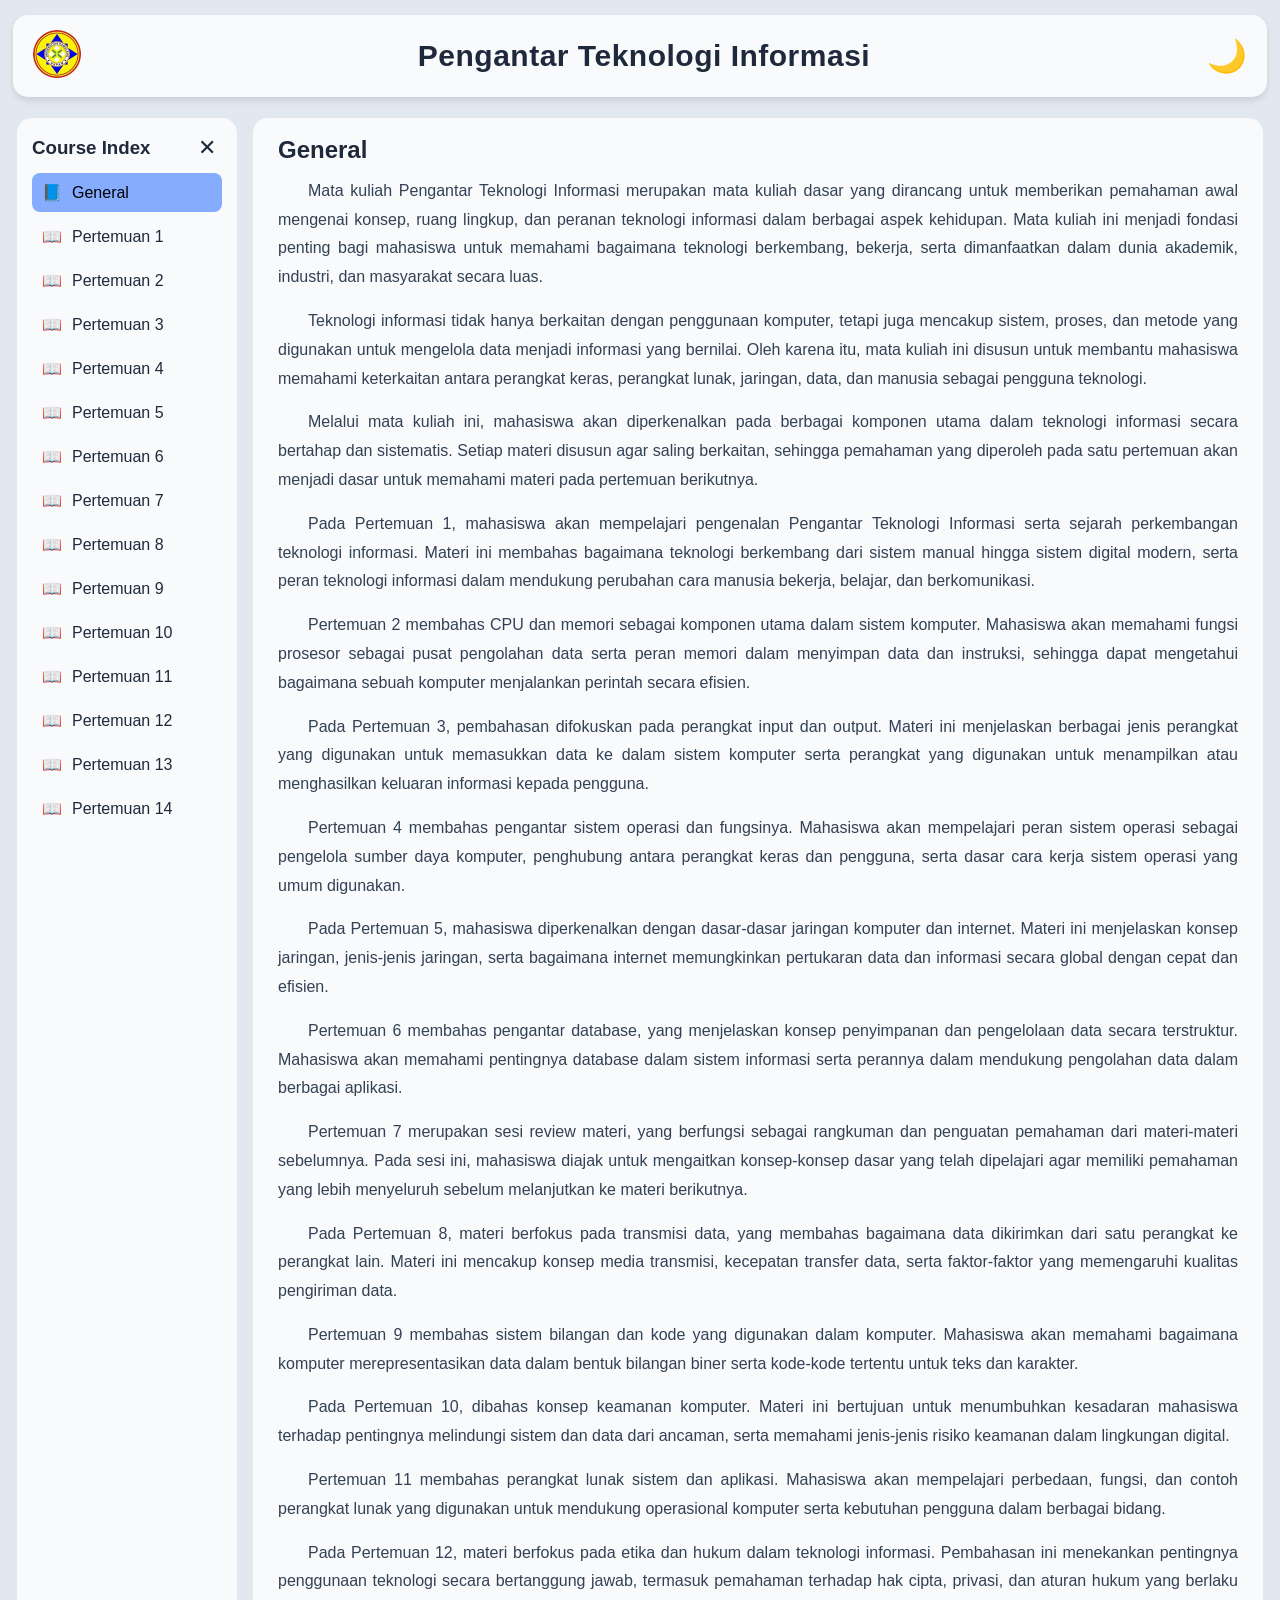
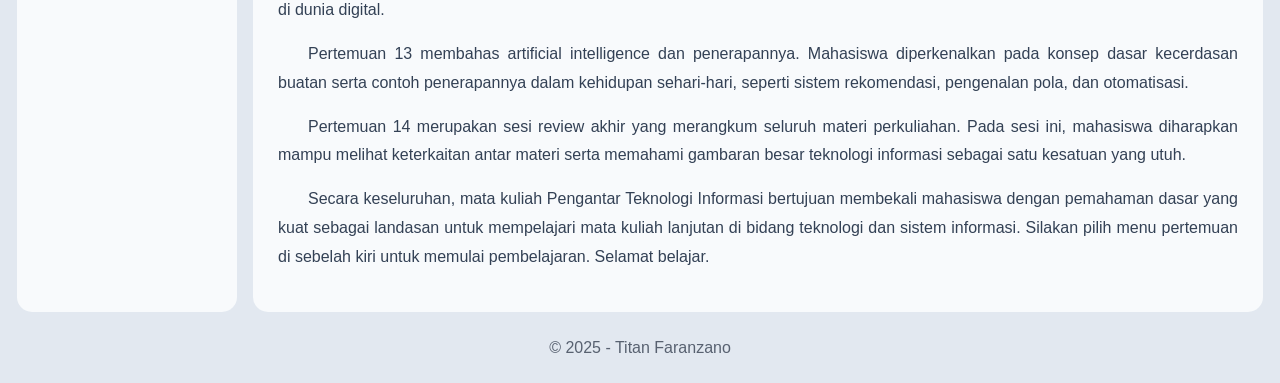
<file: index.html>
<!DOCTYPE html>
<html lang="id">
<head>
  <meta charset="UTF-8">
  <meta name="viewport" content="width=device-width, initial-scale=1">
  <meta name="description" content="Website pembelajaran Pengantar Teknologi Informasi: materi 14 pertemuan dengan mode gelap/terang dan tampilan responsif.">
  <title>Pengantar Teknologi Informasi</title>
  <link rel="icon" type="image/png" href="img/logo.png">
  <link rel="stylesheet" href="css/style.css">
  <link rel="stylesheet" href="css/responsive.css">
</head>

<body>

<!-- Start Topbar -->
  <header class="topbar">
    <div class="topbar-left">
      <img src="img/logo.png" alt="UNPAM" class="logo">
    </div>

    <span class="title">Pengantar Teknologi Informasi</span>

    <button class="theme-toggle" id="themeToggle" type="button" aria-label="Ganti tema terang atau gelap">🌙</button>
  </header>
<!-- End Topbar -->


<!-- Start Container -->
  <div class="container">

<!-- Start Sidebar -->
    <aside class="sidebar" id="sidebar" aria-label="Daftar pertemuan">

      <div class="sidebar-header">
        <h3 class="sidebar-title">Course Index</h3>
        <button class="burger" id="burger" type="button" aria-label="Buka atau tutup menu" aria-controls="sidebar" aria-expanded="true">
          <span class="burger-icon">✕</span>
        </button>
      </div>

      <ul>
        <li class="active" data-index="0" tabindex="0" aria-current="page">
          <span aria-hidden="true">📘</span>
          <span>General</span>
        </li>
        <li data-index="1" tabindex="0"><span aria-hidden="true">📖</span><span>Pertemuan 1</span></li>
        <li data-index="2" tabindex="0"><span aria-hidden="true">📖</span><span>Pertemuan 2</span></li>
        <li data-index="3" tabindex="0"><span aria-hidden="true">📖</span><span>Pertemuan 3</span></li>
        <li data-index="4" tabindex="0"><span aria-hidden="true">📖</span><span>Pertemuan 4</span></li>
        <li data-index="5" tabindex="0"><span aria-hidden="true">📖</span><span>Pertemuan 5</span></li>
        <li data-index="6" tabindex="0"><span aria-hidden="true">📖</span><span>Pertemuan 6</span></li>
        <li data-index="7" tabindex="0"><span aria-hidden="true">📖</span><span>Pertemuan 7</span></li>
        <li data-index="8" tabindex="0"><span aria-hidden="true">📖</span><span>Pertemuan 8</span></li>
        <li data-index="9" tabindex="0"><span aria-hidden="true">📖</span><span>Pertemuan 9</span></li>
        <li data-index="10" tabindex="0"><span aria-hidden="true">📖</span><span>Pertemuan 10</span></li>
        <li data-index="11" tabindex="0"><span aria-hidden="true">📖</span><span>Pertemuan 11</span></li>
        <li data-index="12" tabindex="0"><span aria-hidden="true">📖</span><span>Pertemuan 12</span></li>
        <li data-index="13" tabindex="0"><span aria-hidden="true">📖</span><span>Pertemuan 13</span></li>
        <li data-index="14" tabindex="0"><span aria-hidden="true">📖</span><span>Pertemuan 14</span></li>
      </ul>

    </aside>
<!-- End Sidebar -->


<!-- Start Content -->
    <main class="content">
      <div id="materi"></div>
    </main>
<!-- End Content -->

  </div>
<!-- End Container -->


<!-- Start Footer -->
  <footer>
    © 2025 - Titan Faranzano
  </footer>
<!-- End Footer -->


<!-- Start Script -->
  <script src="js/script.js"></script>
<!-- End Script -->

</body>
</html>
</file>
<file: css/style.css>
/* Start Global Reset */
* {
  margin: 0;
  padding: 0;
  box-sizing: border-box;
  font-family: Arial, sans-serif;
  transition: background 0.3s, color 0.3s;
}
/* End Global Reset */


/* Start Body Light Mode */
body {
  background: #e2e8f0;
  color: #1e293b;
}
/* End Body Light Mode */


/* Start Body Dark Mode */
body.dark {
  background: #0f172a;
  color: #f1f5f9;
}
/* End Body Dark Mode */


/* Start Topbar */
.topbar {
  margin: 15px auto;
  width: 98%;
  background: #f8fafc;
  border-radius: 15px;
  padding: 15px 20px;
  box-shadow: 0 4px 6px rgba(0,0,0,0.1);
  display: flex;
  justify-content: space-between;
  align-items: center;
}

body.dark .topbar {
  background: #1e293b;
}
/* End Topbar */


/* Start Logo */
.logo {
  width: 48px;
  height: 48px;
  object-fit: contain;
  cursor: pointer;
  transition: transform 0.4s ease, filter 0.4s ease;
}

.logo:hover {
  transform: scale(1.15) rotate(5deg);
  filter: drop-shadow(0 0 10px rgba(134, 172, 255, 0.6));
}

body.dark .logo:hover {
  filter: drop-shadow(0 0 10px rgba(134, 172, 255, 0.8));
}
/* End Logo */


/* Start Title */
.title {
  font-size: 30px;
  font-weight: 600;
  letter-spacing: 0.5px;
}
/* End Title */


/* Start Theme Toggle */
.theme-toggle {
  background: none;
  border: none;
  font-size: 32px;
  cursor: pointer;
  position: relative;
  transition: transform 0.4s ease, filter 0.4s ease;
}

.theme-toggle:hover {
  transform: scale(1.2) rotate(20deg);
}

body:not(.dark) .theme-toggle:hover {
  filter: drop-shadow(0 0 12px rgba(59, 130, 246, 0.8));
}

body.dark .theme-toggle:hover {
  filter: drop-shadow(0 0 12px rgba(251, 191, 36, 0.9));
}
/* End Theme Toggle */


/* Start Layout */
.container {
  display: flex;
  min-height: calc(100vh - 160px);
}
/* End Layout */


/* Start Sidebar */
.sidebar {
  width: 220px;
  background: #f8fafc;
  border-radius: 15px;
  margin: 6px 8px 2px 17px;
  padding: 15px;
  overflow: hidden;
  transition: width 0.3s;
}

body.dark .sidebar {
  background: #1e293b;
}

.sidebar.collapsed {
  width: 64px;
}
/* End Sidebar */


/* Start Sidebar Header */
.sidebar-header {
  display: flex;
  justify-content: space-between;
  align-items: center;
  margin-bottom: 10px;
  transition: justify-content 0.3s ease;
}

.sidebar.collapsed .sidebar-header {
  justify-content: center;
}
/* End Sidebar Header */


/* Start Burger Button */
.burger {
  background: none;
  border: none;
  font-size: 22px;
  cursor: pointer;
  width: 30px;
  height: 30px;
  display: flex;
  align-items: center;
  justify-content: center;
  position: relative;
  transition: all 0.3s ease;
  color: #1e293b;
}

body.dark .burger {
  color: #f1f5f9;
}

.burger-icon {
  transition: opacity 0.3s ease, transform 0.3s ease;
}

.burger:hover .burger-icon {
  transform: rotate(180deg);
}
/* End Burger Button */


/* Start Sidebar Menu */
.sidebar ul {
  list-style: none;
}

.sidebar li {
  display: flex;
  align-items: center;
  gap: 10px;
  padding: 10px;
  margin-bottom: 5px;
  cursor: pointer;
  border-radius: 8px;
}

.sidebar li:hover {
  background: #e0e7ff;
}

body.dark .sidebar li:hover {
  background: #334155;
}

.sidebar .active {
  background: #86acff;
  color: black;
}

body.dark .sidebar .active {
  color: white;
}
/* End Sidebar Menu */


/* Start Sidebar Collapse */
.sidebar.collapsed .sidebar-title,
.sidebar.collapsed li span:nth-child(2) {
  display: none;
}

.sidebar.collapsed li {
  justify-content: center;
}
/* End Sidebar Collapse */


/* Start Content */
.content {
  flex: 1;
  background: #f8fafc;
  margin: 6px 17px 2px 8px;
  border-radius: 15px;
  padding: 25px;
}

body.dark .content {
  background: #1e293b;
}
/* End Content */


/* Start Materi Content */
#materi h2 {
  margin-top: -7px;
  margin-bottom: 12px;
  line-height: 1.2;
  color: #1e293b;
}

body.dark #materi h2 {
  color: #f1f5f9;
}

#materi h3 {
  margin-top: 25px;
  margin-bottom: 12px;
  font-size: 18px;
  font-weight: 600;
  color: #1e293b;
}

#materi h3::before {
  content: "▶ ";
  color: #3b82f6;
  margin-right: 8px;
}

body.dark #materi h3 {
  color: #f1f5f9;
}

body.dark #materi h3::before {
  color: #60a5fa;
}

#materi h3:first-of-type {
  margin-top: 5px;
}

#materi h4 {
  margin-top: 20px;
  margin-bottom: 10px;
  font-size: 16px;
  font-weight: 600;
  color: #1e293b;
}

body.dark #materi h4 {
  color: #f1f5f9;
}

#materi p {
  line-height: 1.8;
  margin-bottom: 15px;
  text-align: justify;
  color: #334155;
  text-indent: 30px;
}

body.dark #materi p {
  color: #cbd5e1;
}

#materi ul,
#materi ol {
  margin-left: 25px;
  margin-bottom: 15px;
  line-height: 1.8;
}

#materi li {
  margin-bottom: 8px;
}

#materi strong,
#materi b,
#materi em,
#materi i {
  color: #1e293b;
  font-weight: 600;
}

body.dark #materi strong,
body.dark #materi b,
body.dark #materi em,
body.dark #materi i {
  color: #f1f5f9;
}

#materi br {
  display: block;
  margin: 8px 0;
}
/* End Materi Content */


/* Start Footer */
footer {
  text-align: center;
  margin: 2%;
  opacity: 0.7;
}
/* End Footer */


/* Start Focus Visible (navigasi keyboard) */
.sidebar li:focus-visible,
.theme-toggle:focus-visible,
.burger:focus-visible {
  outline: 3px solid #3b82f6;
  outline-offset: 2px;
}
/* End Focus Visible */
</file>
<file: css/responsive.css>
/* Start Tablet (768px - 1024px) */
@media (max-width: 1024px) {
  .topbar {
    width: 96%;
    padding: 12px 15px;
  }

  .title {
    font-size: 24px;
  }

  .logo {
    width: 40px;
    height: 40px;
  }

  .theme-toggle {
    font-size: 28px;
  }

  .sidebar {
    width: 200px;
    margin-left: 10px;
  }

  .content {
    margin-right: 10px;
    padding: 20px;
  }

  #materi h2 {
    font-size: 26px;
  }

  #materi h3 {
    font-size: 17px;
  }

  #materi h4 {
    font-size: 15px;
  }

  #materi p {
    font-size: 15px;
  }

  footer {
    font-size: 13px;
  }
}
/* End Tablet */


/* Start Mobile Landscape & Small Tablet (481px - 768px) */
@media (max-width: 768px) {
  .topbar {
    width: 95%;
    padding: 10px 12px;
    margin: 10px auto;
  }

  .title {
    font-size: 18px;
    letter-spacing: 0.3px;
  }

  .logo {
    width: 36px;
    height: 36px;
  }

  .theme-toggle {
    font-size: 26px;
  }

  .container {
    flex-direction: column;
    min-height: auto;
  }

  .sidebar {
    width: 95%;
    margin: 8px auto;
    padding: 12px;
    border-radius: 12px;
  }

  .sidebar.collapsed {
    width: 95%;
    height: 50px;
    overflow: hidden;
  }

  .sidebar-header {
    margin-bottom: 8px;
  }

  .sidebar.collapsed .sidebar-header {
    margin-bottom: 0;
  }

  .sidebar ul {
    display: flex;
    flex-wrap: wrap;
    gap: 8px;
  }

  .sidebar li {
    flex: 0 0 calc(50% - 4px);
    padding: 8px;
    margin-bottom: 0;
    font-size: 14px;
  }

  .sidebar.collapsed ul {
    display: none;
  }

  .sidebar.collapsed li span:nth-child(2) {
    display: inline;
  }

  .content {
    width: 95%;
    margin: 8px auto;
    padding: 18px;
    border-radius: 12px;
  }

  #materi h2 {
    font-size: 24px;
    margin-bottom: 15px;
  }

  #materi h3 {
    font-size: 16px;
    margin-top: 20px;
  }

  #materi h4 {
    font-size: 14px;
    margin-top: 15px;
  }

  #materi p {
    font-size: 14px;
    line-height: 1.7;
    text-indent: 20px;
  }

  #materi ul,
  #materi ol {
    margin-left: 20px;
    font-size: 14px;
  }

  footer {
    font-size: 12px;
  }
}
/* End Mobile Landscape & Small Tablet */


/* Start Mobile Portrait (320px - 480px) */
@media (max-width: 480px) {
  .topbar {
    width: 94%;
    padding: 8px 10px;
    margin: 8px auto;
    border-radius: 12px;
  }

  .title {
    font-size: 14px;
    font-weight: 600;
  }

  .logo {
    width: 32px;
    height: 32px;
  }

  .theme-toggle {
    font-size: 24px;
  }

  .sidebar {
    width: 94%;
    margin: 6px auto;
    padding: 10px;
    border-radius: 10px;
  }

  .sidebar.collapsed {
    height: 45px;
  }

  .sidebar-header h3 {
    font-size: 15px;
  }

  .burger {
    font-size: 20px;
    width: 28px;
    height: 28px;
  }

  .sidebar ul {
    gap: 6px;
  }

  .sidebar li {
    flex: 0 0 100%;
    padding: 10px 8px;
    font-size: 13px;
    border-radius: 6px;
  }

  .sidebar li span:first-child {
    font-size: 16px;
  }

  .content {
    width: 94%;
    margin: 6px auto;
    padding: 15px;
    border-radius: 10px;
  }

  #materi h2 {
    font-size: 20px;
    margin-bottom: 12px;
  }

  #materi h3 {
    font-size: 15px;
    margin-top: 18px;
    margin-bottom: 10px;
  }

  #materi h3::before {
    margin-right: 6px;
  }

  #materi h4 {
    font-size: 14px;
    margin-top: 12px;
  }

  #materi p {
    font-size: 13px;
    line-height: 1.65;
    text-indent: 15px;
    margin-bottom: 12px;
  }

  #materi ul,
  #materi ol {
    margin-left: 18px;
    font-size: 13px;
    line-height: 1.65;
  }

  #materi li {
    margin-bottom: 6px;
  }

  footer {
    font-size: 11px;
  }
}
/* End Mobile Portrait */


/* Start Extra Small Mobile (max 320px) */
@media (max-width: 320px) {
  .topbar {
    padding: 6px 8px;
    border-radius: 10px;
  }

  .title {
    font-size: 12px;
  }

  .logo {
    width: 28px;
    height: 28px;
  }

  .theme-toggle {
    font-size: 22px;
  }

  .sidebar {
    padding: 8px;
  }

  .sidebar-header h3 {
    font-size: 14px;
  }

  .sidebar li {
    padding: 8px 6px;
    font-size: 12px;
  }

  .content {
    padding: 12px;
  }

  #materi h2 {
    font-size: 18px;
  }

  #materi h3 {
    font-size: 14px;
  }

  #materi h4 {
    font-size: 13px;
  }

  #materi p {
    font-size: 12px;
    text-indent: 12px;
  }

  #materi ul,
  #materi ol {
    font-size: 12px;
    margin-left: 15px;
  }

  footer {
    font-size: 10px;
  }
}
/* End Extra Small Mobile */


/* Start Landscape Orientation */
@media (max-height: 500px) and (orientation: landscape) {
  .topbar {
    margin: 8px auto;
    padding: 8px 15px;
  }

  .title {
    font-size: 16px;
  }

  .logo {
    width: 32px;
    height: 32px;
  }

  .container {
    min-height: auto;
  }

  .sidebar {
    padding: 10px;
  }

  .content {
    padding: 15px;
  }

  #materi h2 {
    font-size: 20px;
    margin-bottom: 10px;
  }

  #materi h3 {
    margin-top: 15px;
    font-size: 15px;
  }

  #materi p {
    font-size: 13px;
    line-height: 1.6;
  }

  footer {
    font-size: 11px;
  }
}
/* End Landscape Orientation */
</file>
